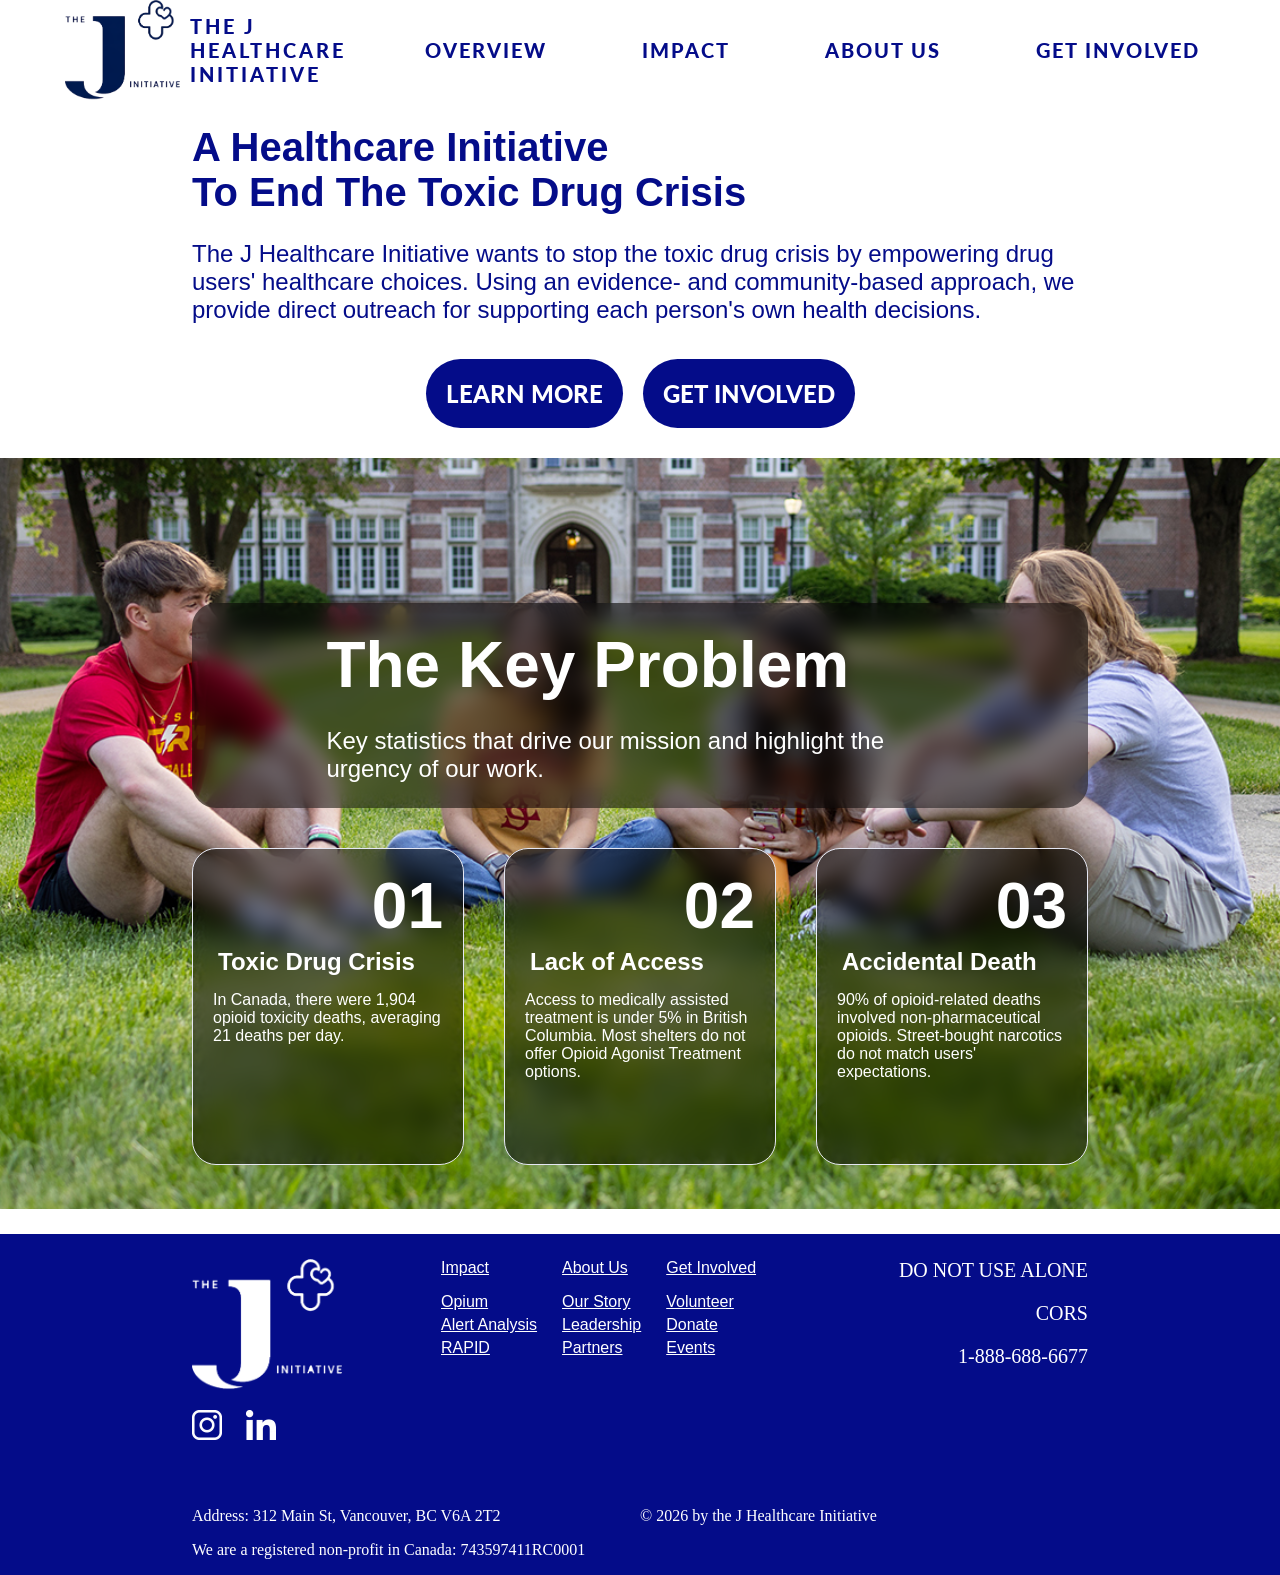
<file: index.html>
<!DOCTYPE html>
<html lang="en">
<head>
    <meta charset="UTF-8">
    <meta name="viewport" content="width=device-width, initial-scale=1.0">
    <link rel="stylesheet" type="text/css" href="./assets/styles.css">
    <title>J Healthcare Initiative</title>
</head>
<body>
    <nav>
        <div id="brandSpace">
            <img class="navLogo" src="./assets/img/jHealthcare_Logo_Blue.png" alt="The J Healhtcare Logo">
            <div id="brandTitle">
                <p class="brandTitleLine">THE J</p>
                <p class="brandTitleLine">HEALTHCARE</p>
                <p class="brandTitleLine">INITIATIVE</p>
            </div>
        </div>
        <a class="navLink" href="#">OVERVIEW</a>
        <a class="navLink" href="#">IMPACT</a>
        <a class="navLink" href="#">ABOUT US</a>
        <a class="navLink" href="#">GET INVOLVED</a>
        
    </nav>

    <div id="hamburger" onclick="Menu()">
        <img src="./assets/img/hamburger.png" alt="">
    </div>
    <div id="burgerMenu">
        <a class="burgerLink" href="#">OVERVIEW</a>
        <a class="burgerLink" href="#">IMPACT</a>
        <a class="burgerLink" href="#">ABOUT US</a>
        <a class="burgerLink" href="#">GET INVOLVED</a>
    </div>

    <main>
        <h1 class="headline">A Healthcare Initiative <br />To End The Toxic Drug Crisis</h1>
        <p class="bodyCopy">The J Healthcare Initiative wants to stop the toxic drug crisis by empowering drug users' healthcare choices. Using an evidence- and community-based approach, we provide direct outreach for supporting each person's own health decisions.</p>
        <div class="actionCall">
            <a class="latoHeavy" href="#">LEARN MORE</a>
            <a class="latoHeavy" href="#">GET INVOLVED</a>
        </div>
        <div class="bgImage">
            <img src="./assets/img/jHealthcare_BGImage_2.png" alt="four college students sitting on a campus lawn laughing">
            <div class="bgContent">
                <div class="bgHeader">
                    <h2 class="headline" style="color: #fff;">The Key Problem</h2>
                    <p class="headline" style="color: #fff;">Key statistics that drive our mission and highlight the urgency of our work.</p>
                </div>

                <div class="cardGrid">
                    <div class="infoCard">
                        <h3 class="headline">01</h3>
                        <h4 class="headline">Toxic Drug Crisis</h4>
                        <p class="asideCopy">In Canada, there were 1,904 opioid toxicity deaths, averaging 21 deaths per day.</p>
                    </div>
                    <div class="infoCard">
                        <h3 class="headline">02</h3>
                        <h4 class="headline">Lack of Access</h4>
                        <p class="asideCopy">Access to medically assisted treatment is under 5% in British Columbia. Most shelters do not offer Opioid Agonist Treatment options.</p>
                    </div>
                    <div class="infoCard">
                        <h3 class="headline">03</h3>
                        <h4 class="headline">Accidental Death</h4>
                        <p class="asideCopy">90% of opioid-related deaths involved non-pharmaceutical opioids. Street-bought narcotics do not match users' expectations.</p>
                    </div>
                </div>
            </div>


        </div>
    </main>

    <footer>
        <div class="footGrid">
            <div class="footSocials">
                <img id="footLogo" src="./assets/img/jHealthcare_Logo_White.png" alt="The J Healthcare Logo">
                <div id="socialLinks">
                    <a href="#"><img class="socialIcon" src="./assets/img/Icon_IG.png" alt="J Healthcare Initiative Instagram Link"></a>
                    <a href="#"><img class="socialIcon" src="./assets/img/Icon_LinkedIn.png" alt="J Healthcare Initiative Instagram Link"></a>
                </div>

            </div>
            <div id="footMap">
                <div>
                    <a class="footLink" href="#">Impact</a>
                    <ul>
                        <li><a class="footLink" href="#">Opium</a></li>
                        <li><a class="footLink" href="#">Alert Analysis</a></li>
                        <li><a class="footLink" href="#">RAPID</a></li>
                    </ul>
                </div>
                <div>
                    <a class="footLink" href="#">About Us</a>
                    <ul>
                        <li><a class="footLink" href="#">Our Story</a></li>
                        <li><a class="footLink" href="#">Leadership</a></li>
                        <li><a class="footLink" href="#">Partners</a></li>
                    </ul>
                </div>
                                <div>
                    <a class="footLink" href="#">Get Involved</a>
                    <ul>
                        <li><a class="footLink" href="#">Volunteer</a></li>
                        <li><a class="footLink" href="#">Donate</a></li>
                        <li><a class="footLink" href="#">Events</a></li>
                    </ul>
                </div>

            </div>
            <div id="footCors">
                <p>DO NOT USE ALONE</p>
                <p>CORS</p>
                <p>1-888-688-6677</p>
            </div>
        </div>
        <div id="legalInfo">
            <div id="address">
                <p>Address: 312 Main St, Vancouver, BC V6A 2T2</p>
                <p>We are a registered non-profit in Canada: 743597411RC0001</p>
            </div>
            <p>&copy; 2026 by the J Healthcare Initiative</p>
        </div>
    </footer>
</body>

<!-- Script for the hamburger menu -->
<script>
    let hamburger = document.getElementById("hamburger");
    let burgerMenu = document.getElementById("burgerMenu");

    let menuOn = false;

    function Menu()
    {
        if(menuOn == false)
        {
            burgerMenu.style.display = "flex";
            menuOn = true;
        }
        else
        {
            burgerMenu.style.display = "none";
            menuOn = false;
        }
    }
</script>
</html>
</file>
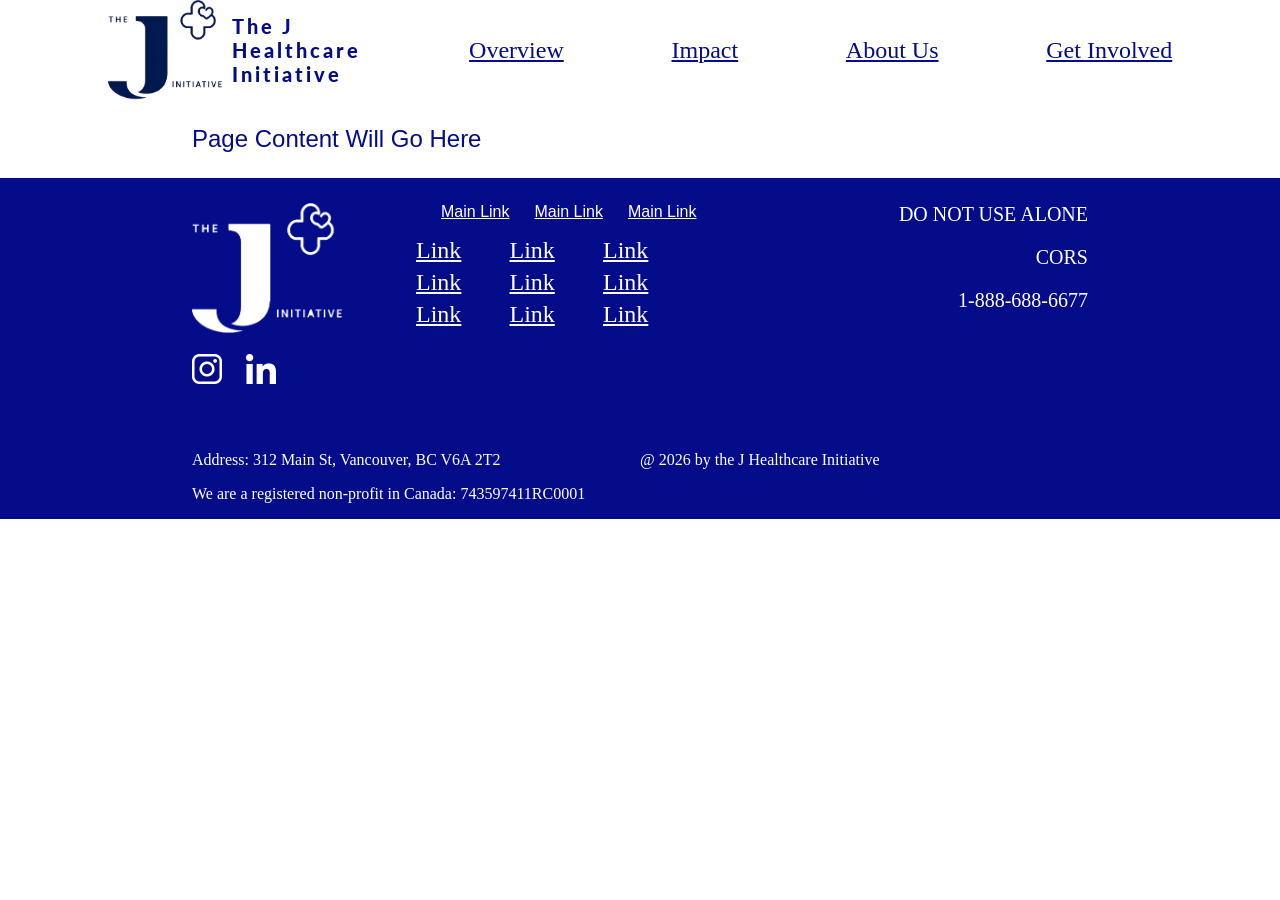
<file: template.html>
<!DOCTYPE html>
<html lang="en">
<head>
    <meta charset="UTF-8">
    <meta name="viewport" content="width=device-width, initial-scale=1.0">
    <link rel="stylesheet" type="text/css" href="./assets/styles.css">
    <title>J Healthcare Initiative</title>
</head>
<body>
    <nav>
        <div id="brandSpace">
            <img class="navLogo" src="./assets/img/jHealthcare_Logo_Blue.png" alt="The J Healhtcare Logo">
            <div id="brandTitle">
                <p class="brandTitleLine">The J</p>
                <p class="brandTitleLine">Healthcare</p>
                <p class="brandTitleLine">Initiative</p>
            </div>
        </div>
        <a href="#">Overview</a>
        <a href="#">Impact</a>
        <a href="#">About Us</a>
        <a href="#">Get Involved</a>
    </nav>

    <main>
        <p class="asideCopy">Page Content Will Go Here</p>
    </main>

    <footer>
        <div class="footGrid">
            <div class="footSocials">
                <img id="footLogo" src="./assets/img/jHealthcare_Logo_White.png" alt="The J Healthcare Logo">
                <div id="socialLinks">
                    <a href="#"><img class="socialIcon" src="./assets/img/Icon_IG.png" alt="J Healthcare Initiative Instagram Link"></a>
                    <a href="#"><img class="socialIcon" src="./assets/img/Icon_LinkedIn.png" alt="J Healthcare Initiative Instagram Link"></a>
                </div>

            </div>
            <div id="footMap">
                <div>
                    <a class="footLink" href="#">Main Link</a>
                    <ul>
                        <li><a href="#">Link</a></li>
                        <li><a href="#">Link</a></li>
                        <li><a href="#">Link</a></li>
                    </ul>
                </div>
                                <div>
                    <a class="footLink" href="#">Main Link</a>
                    <ul>
                        <li><a href="#">Link</a></li>
                        <li><a href="#">Link</a></li>
                        <li><a href="#">Link</a></li>
                    </ul>
                </div>
                                <div>
                    <a class="footLink" href="#">Main Link</a>
                    <ul>
                        <li><a href="#">Link</a></li>
                        <li><a href="#">Link</a></li>
                        <li><a href="#">Link</a></li>
                    </ul>
                </div>

            </div>
            <div id="footCors">
                <p>DO NOT USE ALONE</p>
                <p>CORS</p>
                <p>1-888-688-6677</p>
            </div>
        </div>
        <div id="legalInfo">
            <div>
                <p>Address: 312 Main St, Vancouver, BC V6A 2T2</p>
                <p>We are a registered non-profit in Canada: 743597411RC0001</p>
            </div>
            <p>@ 2026 by the J Healthcare Initiative</p>
        </div>
    </footer>
</body>
</html>
</file>
<file: assets/styles.css>
/* EXTERNAL FONT FILES */

@font-face
{
    font-family: Lato-Heavy;
    src: url(./fonts/Lato-Heavy.ttf);
}

/* VARIABLES */

:root
{
    --mainBlue: #040c89;
    --midBlue: #7b83c4;
    --lightBlue: #e5e7f3;
}

/* FONT FAMILIES */

.headline
{
    font-family: Helvetica, Arial, sans-serif;
}

.bodyCopy
{
    font-family: Helvetica, Arial, sans-serif;
}

.asideCopy
{
    font-family: Verdana, Geneva, Tahoma, sans-serif;
}

.latoHeavy
{
    font-family: Lato-Heavy, sans-serif;
}

/* BASIC RULES */

body
{
    margin: 0;
}

h1, h2, h3, h4, p, a
{
    color: var(--mainBlue);
}

h1
{
    font-size: 2.5em;
}

h2
{
    font-size: 4em;
}

h3
{
    font-size: 1.5em;
    color: #fff;
}

h4
{
    font-size: 1.75em;
    color: #fff;
}

p
{
    font-size: 1.5em;
}

a
{
    font-size: 1.5em;
}

ul
{
    padding-left: 0;
}

li
{
    list-style-type: none;
    padding-bottom: 5px;
}

/* LAYOUTS */

/* Hamburger Menu */
#hamburger
{
    display: none;
    position: fixed;
    top: 20px;
    right: 20px;
    z-index: 2;
}

#hamburger img
{
    width: 64px;
    height: 64px;
}

#burgerMenu
{
    position: fixed;
    top: 20px;
    right: 84px;
    z-index: 2;
    display: none;
    flex-direction: column;
    width: 240px;
    background-color: #040c89;
}

.burgerLink
{
    color: #fff;
    padding: 10px;
    align-self: center;
    text-decoration: none;
    letter-spacing: 2px;
    font-family: Lato-Heavy, sans-serif;
    font-size: 1.25em;
}

.burgerLink:hover
{
    color:var(--midBlue);
}

/* Field for data with a background image */
.bgImage
{
    display: flex;
    justify-content: center;
    align-items: center;
    position: relative;
    color: #fff;
}

.bgImage img
{
    width: 100%;
}

.bgContent
{
    position: absolute;
    display: flex;
    flex-direction: column;
    justify-content: center;
    align-items: center;
    color: #fff;
}

.bgHeader
{
    backdrop-filter: blur(10px);
    background-color: #00000080;
    width: 70%;
    margin-top: 120px;
    margin-bottom: 20px;
    border-radius: 24px;
}

/* Cards for information */
.cardGrid
{
    display: flex;
    justify-content: space-between;
    align-items: center;
    width: 70%;
}

.infoCard
{
    display: flex;
    flex-direction: column;
    background-color: #00000080;
    backdrop-filter: blur(10px);
    padding: 20px;
    border: var(--lightBlue) solid 1px;
    margin: 20px;
    width: 100%;
    height: 350px;
    color: #fff;
    border-radius: 24px;
}

.infoCard:first-child
{
    margin-left: 0;
}

.infoCard:last-child
{
    margin-right: 0;
}

.infoCard p
{
    color: #fff;
    margin-top: 10px;
    margin-left: 0;
    margin-right: 0;
    font-size: 1.25em;
}

.infoCard h3
{
    font-size: 6em;
    align-self: flex-end;
    margin: 0;
    color: #fff;
}

.infoCard h4
{
    margin: 5px 5px;
    color: #fff;
}

/* NAVIGATION BAR */

nav
{
    display: flex;
    flex-direction: row;
    justify-content: space-evenly;
    align-items: center;
    position: sticky;
    top: 0;
    background-color: #fff;
    z-index: 1;
}

.navLink
{
    text-decoration: none;
    font-family: Lato-Heavy, sans-serif;
    font-size: 1.25em;
    letter-spacing: 2px;
    padding: 10px 15px;
}

.navLink:hover
{
    color: #7b83c4;
    border-top: #040c89 solid 3px;
    border-bottom: #00000000 solid 3px;
}

.navLogo
{
    height: 100px;
}

#brandSpace
{
    display: flex;
    flex-direction: row;
}

#brandTitle
{
    display: flex;
    flex-direction: column;
    justify-content: center;
}

.brandTitleLine
{
    font-family: Lato-Heavy, sans-serif;
    font-size: 1.25em;
    letter-spacing: 3px;
    margin-left: 10px;
    margin-top: 0;
    margin-bottom: 0;
}

/* MAIN PAGE CONTENT */

main p, h1, h2
{
    margin: 25px 15%;
}

.actionCall
{
    display: flex;
    flex-direction: row;
    justify-content: center;
}

.actionCall a
{
    background-color: var(--mainBlue);
    color: #fff;
    padding: 20px;
    border-radius: 48px;
    margin: 10px;
    margin-bottom: 30px;
    text-decoration: none;
}

.actionCall a:hover
{
    background-color: #e5e7f3;
    color: #040c89;
}

/* FOOTER STYLING */

footer
{
    background-color: #040c89;
}

footer p
{
    color: #fff;
}

footer a
{
    color: #fff;
}

.footGrid
{
    padding-top: 25px;
    display: grid;
    grid-template-columns: 1fr 2fr 1fr;
    margin: 25px 15%;
}

.footSocials
{
    display: flex;
    flex-direction: column;
}

#footLogo
{
    width: 150px;
}

.socialIcon
{
    width: 30px;
    margin: 20px;
}

.socialIcon:first-child
{
    margin-left: 0;
}

#footMap
{
    display: flex;
    justify-content: flex-start;
}

.footLink
{
    margin-left: 25px;
    font-family: Helvetica, Arial, sans-serif;
    font-size: 1.25em;
}

.footLink:hover
{
    color: #e5e7f3;
}

#footCors
{
    display: flex;
    flex-direction: column;
    align-items: end;
}

#footCors p
{
    margin-top: 0;
}

#legalInfo
{
    display: grid;
    grid-template-columns: 1fr 1fr;
    margin: 25px 15% 0px 15%;
}

#legalInfo p
{
    font-size: 1em;
}

/* MEDIA QUERIES */
@media screen and (max-width:1306px)
{
    #footCors p
    {
        font-size: 1.25em;
    }
}

@media screen and (max-width: 1283px)
{
    .infoCard
    {
        height: 275px;
    }

    .infoCard h3
    {
        font-size: 4em;
    }

    .infoCard h4
    {
        font-size: 1.5em;
    }

    .infoCard p
    {
        font-size: 1em;
    }

    .footLink
    {
        font-size: 1em;
    }
}

@media screen and (max-width: 1145px)
{
    .bgHeader
    {
        margin-top: 60px;
    }

    .infoCard
    {
        height: 250px;
    }

    .infoCard h3
    {
        font-size: 3.25em;
    }

    .infoCard h4
    {
        font-size: 1.25em;
    }
}

@media screen and (max-width: 1089px)
{
    .bgHeader h2
    {
        font-size: 3em;
    }

    .infoCard
    {   
        height: 215px;
    }

    .infoCard p
    {
        font-size: 0.75em;
    }

    #footCors p
    {
        font-size: 1em;
    }

    .footLink
    {
        font-size: 0.85em;
    }
}

@media screen and (max-width: 897px)
{
    .navLink
    {
        font-size: 0.75em;
    }

    .brandTitleLine
    {
        font-size: 0.75em;
    }

    main p, h1, h2
    {
        margin: 25px 5%;
    }

    .bgHeader
    {
        margin-top: 40px;
        margin-bottom: 5px;
        width: 95%;
    }

    .cardGrid
    {
        width: 95%;
    }

    .infoCard
    {
        height: 145px;
        padding-top: 10px;
        margin: 5px;
        margin-top: 0;
    }

    .infoCard h3
    {
        font-size: 3em;
        margin-top: 0;
        margin-bottom: 0;
    }

    .infoCard h4
    {
        font-size: 1em;
        margin-top: 0;
        margin-bottom: 0;
    }

    .infoCard p
    {
        font-size: 0.7em;
    }

    .footGrid
    {
        margin: 25px 5%;
    }

    .footLink
    {
        font-size: 0.735em;
    }

    #legalInfo
    {
        margin: 25px 5% 0px 5%;
    }
}

@media screen and (max-width: 768px)
{
    .bgHeader
    {
        margin-top: -30px;
    }

    .bgHeader h2
    {
        font-size: 2em;
    }

    .bgHeader p
    {
        font-size: 1em;
    }

    .infoCard
    {
        height: 170px;
    }
}

@media screen and (max-width: 618px)
{
    .navLink
    {
        display: none;
    }

    .bgImage
    {
        background-color: #040c89;
    }

    .bgImage img
    {
        display: none;
    }

    .bgContent
    {
        position: relative;
    }

    .bgHeader
    {
        display: flex;
        flex-direction: column;
        margin-top: 30px;
    }

    .bgHeader h2
    {
        align-self: center;
        margin-bottom: 0;
    }

    .bgHeader p
    {
        text-align: center;
    }

    .cardGrid
    {
        flex-direction: column;
        width: 90%;
    }

    .infoCard:first-child
    {
        margin-left: 5px;
    }

    .infoCard:last-child
    {
        margin-right: 5px;
    }

    .infoCard h3
    {
        display: none;
        align-self: center;
        font-size: 3em;
    }

    .infoCard h4
    {
        align-self: center;
        font-size: 3em;
    }

    .infoCard p
    {
        font-size: 1.25em;
    }

    #hamburger
    {
        display: block;
    }

    .footGrid
    {
        grid-template-columns: repeat(2, 1fr);
    }

    .footSocials
    {
        justify-self: center;
        flex-direction: row;
    }

    #socialLinks
    {
        display: flex;
        flex-direction: column;
        margin-left: 10px;
    }

    #footMap
    {
        display: none;
    }

    #footCors
    {
        justify-self: center;
    }

    #footCors p
    {
        font-size: 1.5em;
    }

    #legalInfo
    {
        display: flex;
        flex-direction: column;
        justify-content: center;
        align-items: center;
    }

    #address
    {
        display: flex;
        flex-direction: column;
        justify-content: center;
        align-items: center;
    }
}

@media screen and (max-width: 509px)
{
    h1
    {
        font-size: 1.75em;
    }

    p
    {
        font-size: 1em;
    }

    #hamburger img
    {
        width: 48px;
        height: 48px;
    }

    #burgerMenu
    {
        right: 68px;
    }

    .infoCard h4
    {
        font-size: 2em;
    }

    .infoCard p
    {
        font-size: 1em;
    }

    #footLogo
    {
        width: 75px;
        height: 75px;
    }

    .socialIcon
    {
        margin-top: 0;
        margin-bottom: 0;
    }

    #footCors p
    {
        font-size: 1em;
    }
}

@media screen and (max-width: 480px)
{
    .infoCard
    {
        width: 95%;
    }

    .actionCall a
    {
        font-size: 1em;
    }
}
</file>
